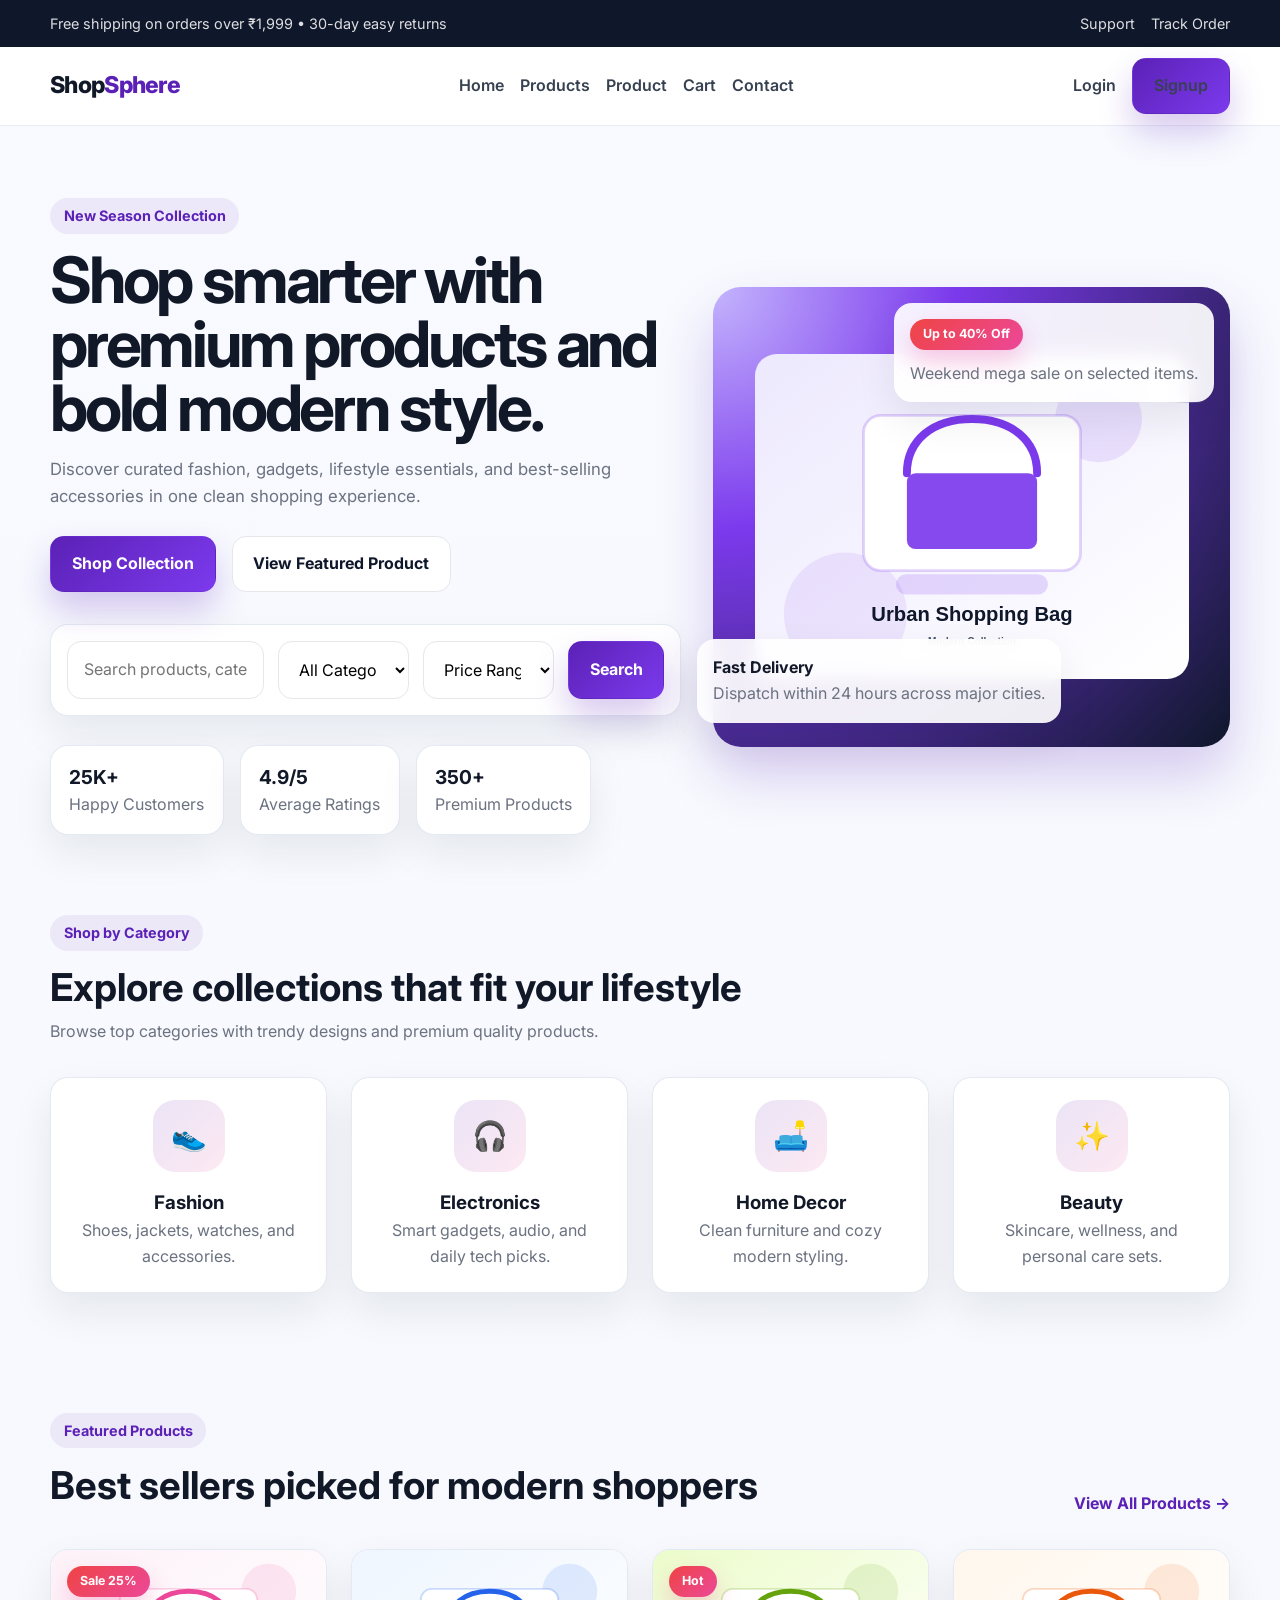
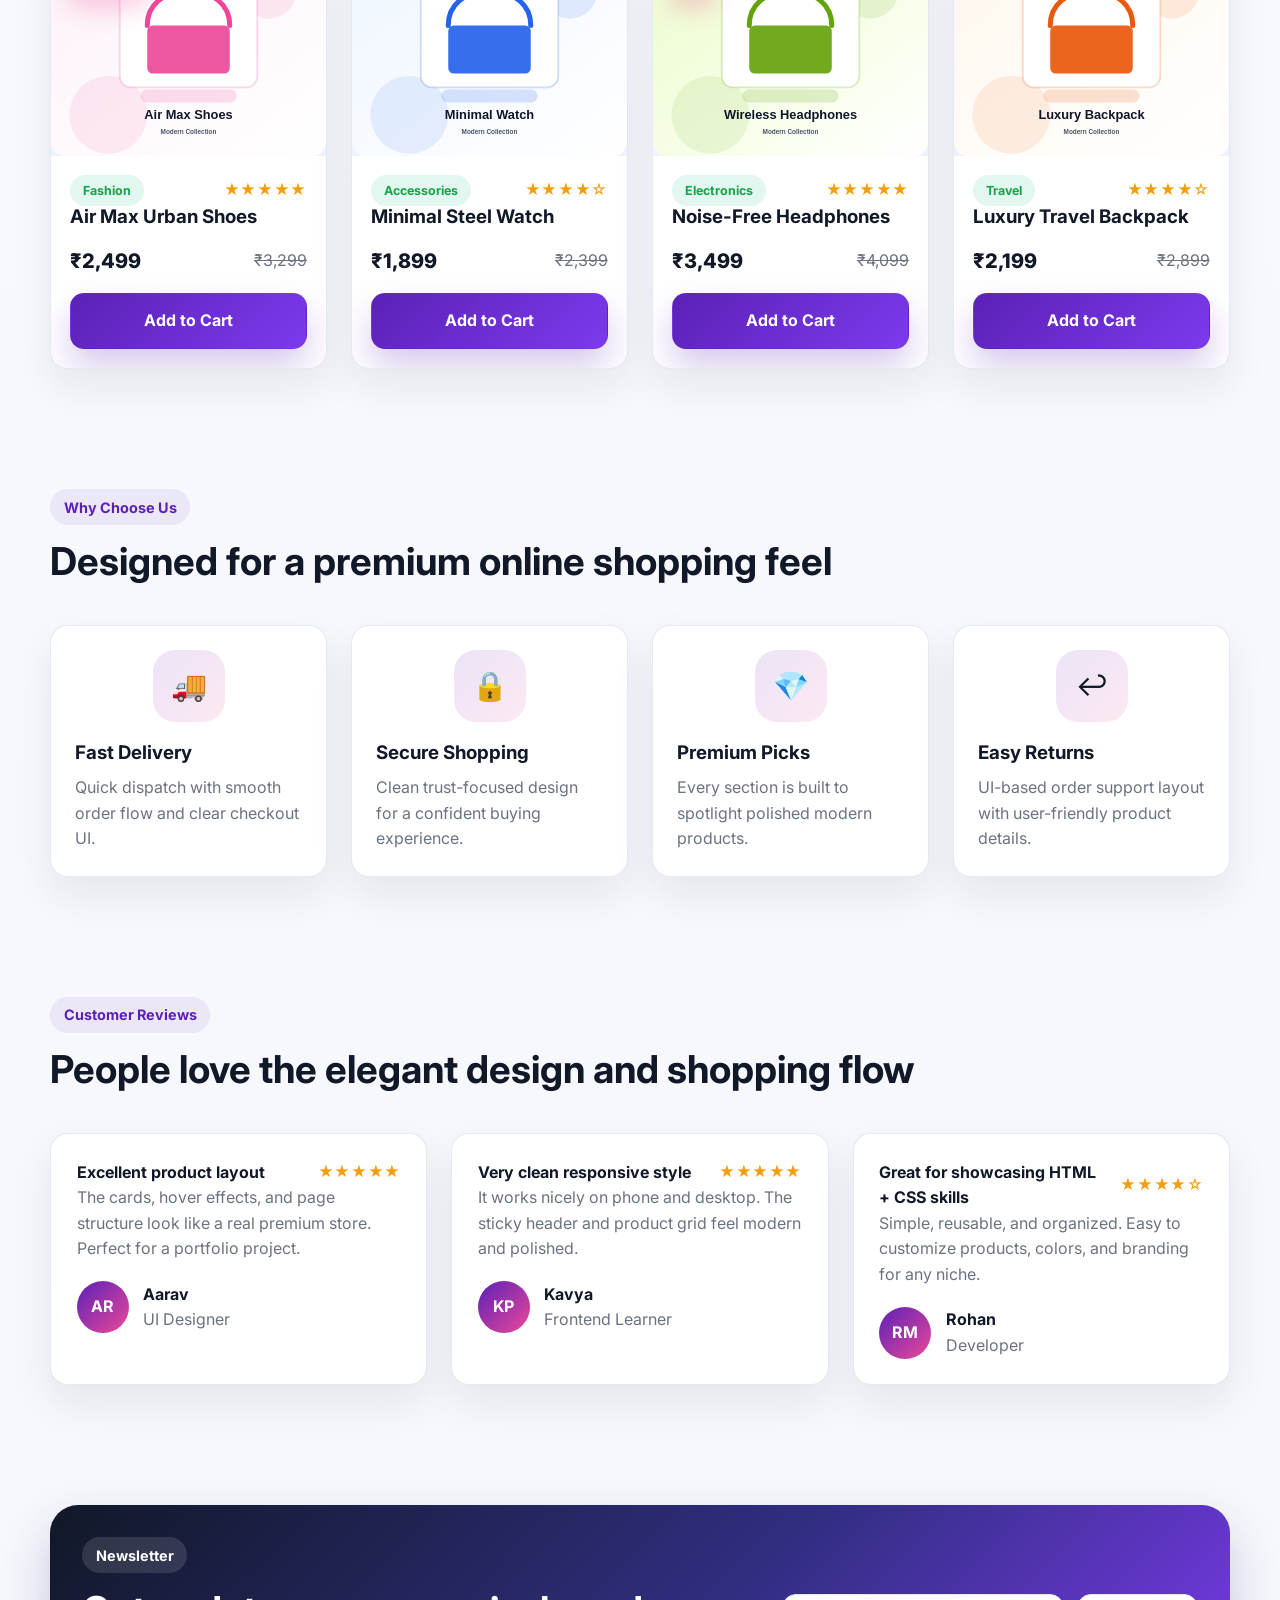
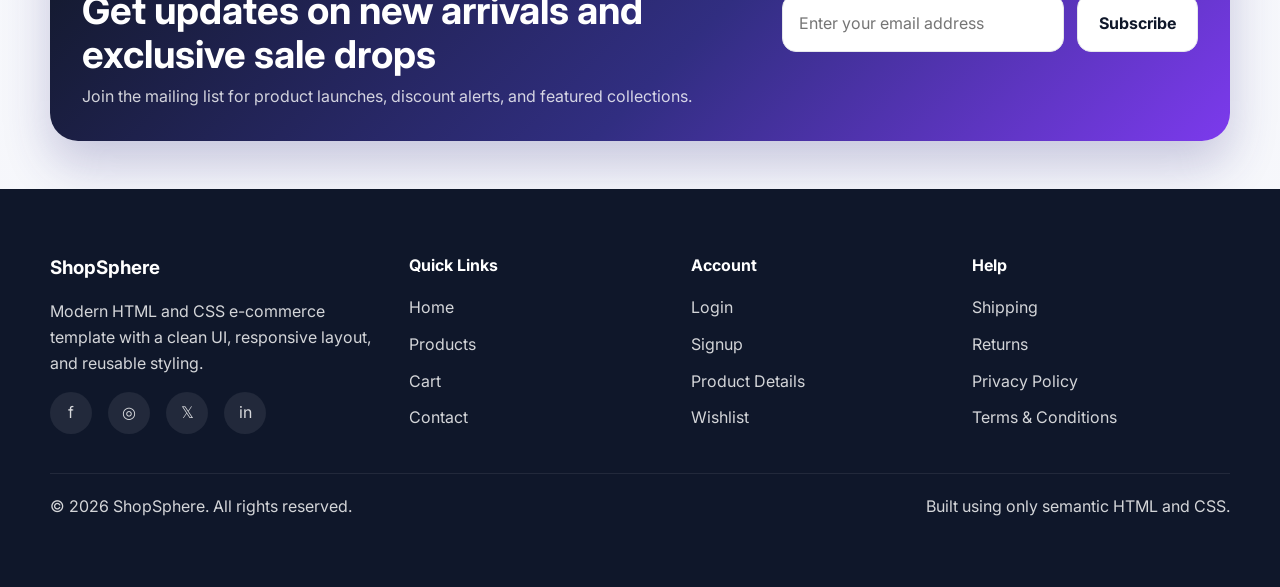
<file: Assignment_2/ecommerce-site/index.html>
<!DOCTYPE html>
<html lang="en">
<head>
  <meta charset="UTF-8" />
  <meta name="viewport" content="width=device-width, initial-scale=1.0" />
  <title>ShopSphere | Modern E-commerce Home</title>
  <link rel="stylesheet" href="styles.css" />
</head>
<body>
  <div class="topbar">
    <div class="container">
      <p>Free shipping on orders over ₹1,999 • 30-day easy returns</p>
      <div class="inline-links">
        <a href="contact.html">Support</a>
        <a href="login.html">Track Order</a>
      </div>
    </div>
  </div>

  <header class="header">
    <div class="container navbar">
      <a href="index.html" class="logo">Shop<span>Sphere</span></a>
      <nav class="nav-links">
        <a href="index.html">Home</a>
        <a href="products.html">Products</a>
        <a href="product.html">Product</a>
        <a href="cart.html">Cart</a>
        <a href="contact.html">Contact</a>
      </nav>
      <div class="nav-actions">
        <a href="login.html">Login</a>
        <a href="signup.html" class="btn">Signup</a>
      </div>
      <p class="mobile-note">Responsive menu layout without JavaScript.</p>
    </div>
  </header>

  <main>
    <section class="hero">
      <div class="container hero-grid">
        <div class="hero-content">
          <span class="eyebrow">New Season Collection</span>
          <h1>Shop smarter with premium products and bold modern style.</h1>
          <p>Discover curated fashion, gadgets, lifestyle essentials, and best-selling accessories in one clean shopping experience.</p>

          <div class="hero-actions">
            <a href="products.html" class="btn">Shop Collection</a>
            <a href="product.html" class="btn-light">View Featured Product</a>
          </div>

          <div class="card search-card">
            <form class="search-form">
              <input type="text" placeholder="Search products, categories, brands..." />
              <select>
                <option>All Categories</option>
                <option>Fashion</option>
                <option>Electronics</option>
                <option>Home Decor</option>
              </select>
              <select>
                <option>Price Range</option>
                <option>Under ₹999</option>
                <option>₹1,000 - ₹2,999</option>
                <option>₹3,000+</option>
              </select>
              <button class="btn" type="button">Search</button>
            </form>
          </div>

          <div class="hero-stats">
            <div class="card stat-card"><strong>25K+</strong><span class="muted">Happy Customers</span></div>
            <div class="card stat-card"><strong>4.9/5</strong><span class="muted">Average Ratings</span></div>
            <div class="card stat-card"><strong>350+</strong><span class="muted">Premium Products</span></div>
          </div>
        </div>

        <div class="hero-visual">
          <div class="hero-banner">
            <img src="images/hero-bag.svg" alt="Hero product banner" />
          </div>
          <div class="floating-offer">
            <span class="sale-badge" style="position: static;">Up to 40% Off</span>
            <p class="muted" style="margin-top: 0.7rem;">Weekend mega sale on selected items.</p>
          </div>
          <div class="floating-box">
            <strong>Fast Delivery</strong>
            <p class="muted">Dispatch within 24 hours across major cities.</p>
          </div>
        </div>
      </div>
    </section>

    <section class="section-sm">
      <div class="container">
        <div class="section-title-wrap">
          <div>
            <span class="eyebrow">Shop by Category</span>
            <h2 class="section-title">Explore collections that fit your lifestyle</h2>
            <p class="section-subtitle">Browse top categories with trendy designs and premium quality products.</p>
          </div>
        </div>

        <div class="categories-grid">
          <article class="card category-card">
            <div class="category-icon">👟</div>
            <h3>Fashion</h3>
            <p class="muted">Shoes, jackets, watches, and accessories.</p>
          </article>
          <article class="card category-card">
            <div class="category-icon">🎧</div>
            <h3>Electronics</h3>
            <p class="muted">Smart gadgets, audio, and daily tech picks.</p>
          </article>
          <article class="card category-card">
            <div class="category-icon">🛋️</div>
            <h3>Home Decor</h3>
            <p class="muted">Clean furniture and cozy modern styling.</p>
          </article>
          <article class="card category-card">
            <div class="category-icon">✨</div>
            <h3>Beauty</h3>
            <p class="muted">Skincare, wellness, and personal care sets.</p>
          </article>
        </div>
      </div>
    </section>

    <section class="section">
      <div class="container">
        <div class="section-title-wrap">
          <div>
            <span class="eyebrow">Featured Products</span>
            <h2 class="section-title">Best sellers picked for modern shoppers</h2>
          </div>
          <a href="products.html" class="link-arrow">View All Products →</a>
        </div>

        <div class="products-grid">
          <article class="card product-card">
            <div class="product-media">
              <span class="sale-badge">Sale 25%</span>
              <img src="images/product-1.svg" alt="Air Max shoes" />
            </div>
            <div class="product-content">
              <div class="product-topline"><span class="badge">Fashion</span><span class="rating">★★★★★</span></div>
              <h3><a href="product.html">Air Max Urban Shoes</a></h3>
              <div class="price-row"><span class="price">₹2,499</span><span class="old-price">₹3,299</span></div>
              <a href="cart.html" class="btn" style="width:100%;">Add to Cart</a>
            </div>
          </article>

          <article class="card product-card">
            <div class="product-media"><img src="images/product-2.svg" alt="Minimal watch" /></div>
            <div class="product-content">
              <div class="product-topline"><span class="badge">Accessories</span><span class="rating">★★★★☆</span></div>
              <h3><a href="product.html">Minimal Steel Watch</a></h3>
              <div class="price-row"><span class="price">₹1,899</span><span class="old-price">₹2,399</span></div>
              <a href="cart.html" class="btn" style="width:100%;">Add to Cart</a>
            </div>
          </article>

          <article class="card product-card">
            <div class="product-media"><span class="sale-badge">Hot</span><img src="images/product-3.svg" alt="Wireless headphones" /></div>
            <div class="product-content">
              <div class="product-topline"><span class="badge">Electronics</span><span class="rating">★★★★★</span></div>
              <h3><a href="product.html">Noise-Free Headphones</a></h3>
              <div class="price-row"><span class="price">₹3,499</span><span class="old-price">₹4,099</span></div>
              <a href="cart.html" class="btn" style="width:100%;">Add to Cart</a>
            </div>
          </article>

          <article class="card product-card">
            <div class="product-media"><img src="images/product-4.svg" alt="Luxury backpack" /></div>
            <div class="product-content">
              <div class="product-topline"><span class="badge">Travel</span><span class="rating">★★★★☆</span></div>
              <h3><a href="product.html">Luxury Travel Backpack</a></h3>
              <div class="price-row"><span class="price">₹2,199</span><span class="old-price">₹2,899</span></div>
              <a href="cart.html" class="btn" style="width:100%;">Add to Cart</a>
            </div>
          </article>
        </div>
      </div>
    </section>

    <section class="section-sm">
      <div class="container">
        <div class="section-title-wrap">
          <div>
            <span class="eyebrow">Why Choose Us</span>
            <h2 class="section-title">Designed for a premium online shopping feel</h2>
          </div>
        </div>
        <div class="features-grid">
          <article class="card feature-card"><div class="category-icon">🚚</div><h3>Fast Delivery</h3><p class="muted">Quick dispatch with smooth order flow and clear checkout UI.</p></article>
          <article class="card feature-card"><div class="category-icon">🔒</div><h3>Secure Shopping</h3><p class="muted">Clean trust-focused design for a confident buying experience.</p></article>
          <article class="card feature-card"><div class="category-icon">💎</div><h3>Premium Picks</h3><p class="muted">Every section is built to spotlight polished modern products.</p></article>
          <article class="card feature-card"><div class="category-icon">↩️</div><h3>Easy Returns</h3><p class="muted">UI-based order support layout with user-friendly product details.</p></article>
        </div>
      </div>
    </section>

    <section class="section">
      <div class="container">
        <div class="section-title-wrap">
          <div>
            <span class="eyebrow">Customer Reviews</span>
            <h2 class="section-title">People love the elegant design and shopping flow</h2>
          </div>
        </div>
        <div class="reviews-grid" style="grid-template-columns: repeat(3, 1fr);">
          <article class="card review-card">
            <div class="review-top"><strong>Excellent product layout</strong><span class="rating">★★★★★</span></div>
            <p class="muted">The cards, hover effects, and page structure look like a real premium store. Perfect for a portfolio project.</p>
            <div class="review-author"><div class="avatar">AR</div><div><strong>Aarav</strong><p class="muted">UI Designer</p></div></div>
          </article>
          <article class="card review-card">
            <div class="review-top"><strong>Very clean responsive style</strong><span class="rating">★★★★★</span></div>
            <p class="muted">It works nicely on phone and desktop. The sticky header and product grid feel modern and polished.</p>
            <div class="review-author"><div class="avatar">KP</div><div><strong>Kavya</strong><p class="muted">Frontend Learner</p></div></div>
          </article>
          <article class="card review-card">
            <div class="review-top"><strong>Great for showcasing HTML + CSS skills</strong><span class="rating">★★★★☆</span></div>
            <p class="muted">Simple, reusable, and organized. Easy to customize products, colors, and branding for any niche.</p>
            <div class="review-author"><div class="avatar">RM</div><div><strong>Rohan</strong><p class="muted">Developer</p></div></div>
          </article>
        </div>
      </div>
    </section>

    <section class="section-sm">
      <div class="container newsletter">
        <div class="newsletter-wrap">
          <div>
            <span class="eyebrow" style="background: rgba(255,255,255,0.12); color: #fff;">Newsletter</span>
            <h2 class="section-title" style="margin-bottom: 0.5rem;">Get updates on new arrivals and exclusive sale drops</h2>
            <p style="color: rgba(255,255,255,0.8);">Join the mailing list for product launches, discount alerts, and featured collections.</p>
          </div>
          <form class="newsletter-form">
            <input type="email" placeholder="Enter your email address" />
            <button type="button" class="btn-light">Subscribe</button>
          </form>
        </div>
      </div>
    </section>
  </main>

  <footer class="footer section-sm">
    <div class="container footer-grid">
      <div>
        <h3>ShopSphere</h3>
        <p>Modern HTML and CSS e-commerce template with a clean UI, responsive layout, and reusable styling.</p>
        <div class="social-links" style="margin-top: 1rem;">
          <a href="#" aria-label="Facebook">f</a>
          <a href="#" aria-label="Instagram">◎</a>
          <a href="#" aria-label="Twitter">𝕏</a>
          <a href="#" aria-label="LinkedIn">in</a>
        </div>
      </div>
      <div>
        <h4>Quick Links</h4>
        <div class="footer-links">
          <a href="index.html">Home</a>
          <a href="products.html">Products</a>
          <a href="cart.html">Cart</a>
          <a href="contact.html">Contact</a>
        </div>
      </div>
      <div>
        <h4>Account</h4>
        <div class="footer-links">
          <a href="login.html">Login</a>
          <a href="signup.html">Signup</a>
          <a href="product.html">Product Details</a>
          <a href="#">Wishlist</a>
        </div>
      </div>
      <div>
        <h4>Help</h4>
        <div class="footer-links">
          <a href="#">Shipping</a>
          <a href="#">Returns</a>
          <a href="#">Privacy Policy</a>
          <a href="#">Terms & Conditions</a>
        </div>
      </div>
    </div>
    <div class="container footer-bottom">
      <p>© 2026 ShopSphere. All rights reserved.</p>
      <p>Built using only semantic HTML and CSS.</p>
    </div>
  </footer>
</body>
</html>
</file>
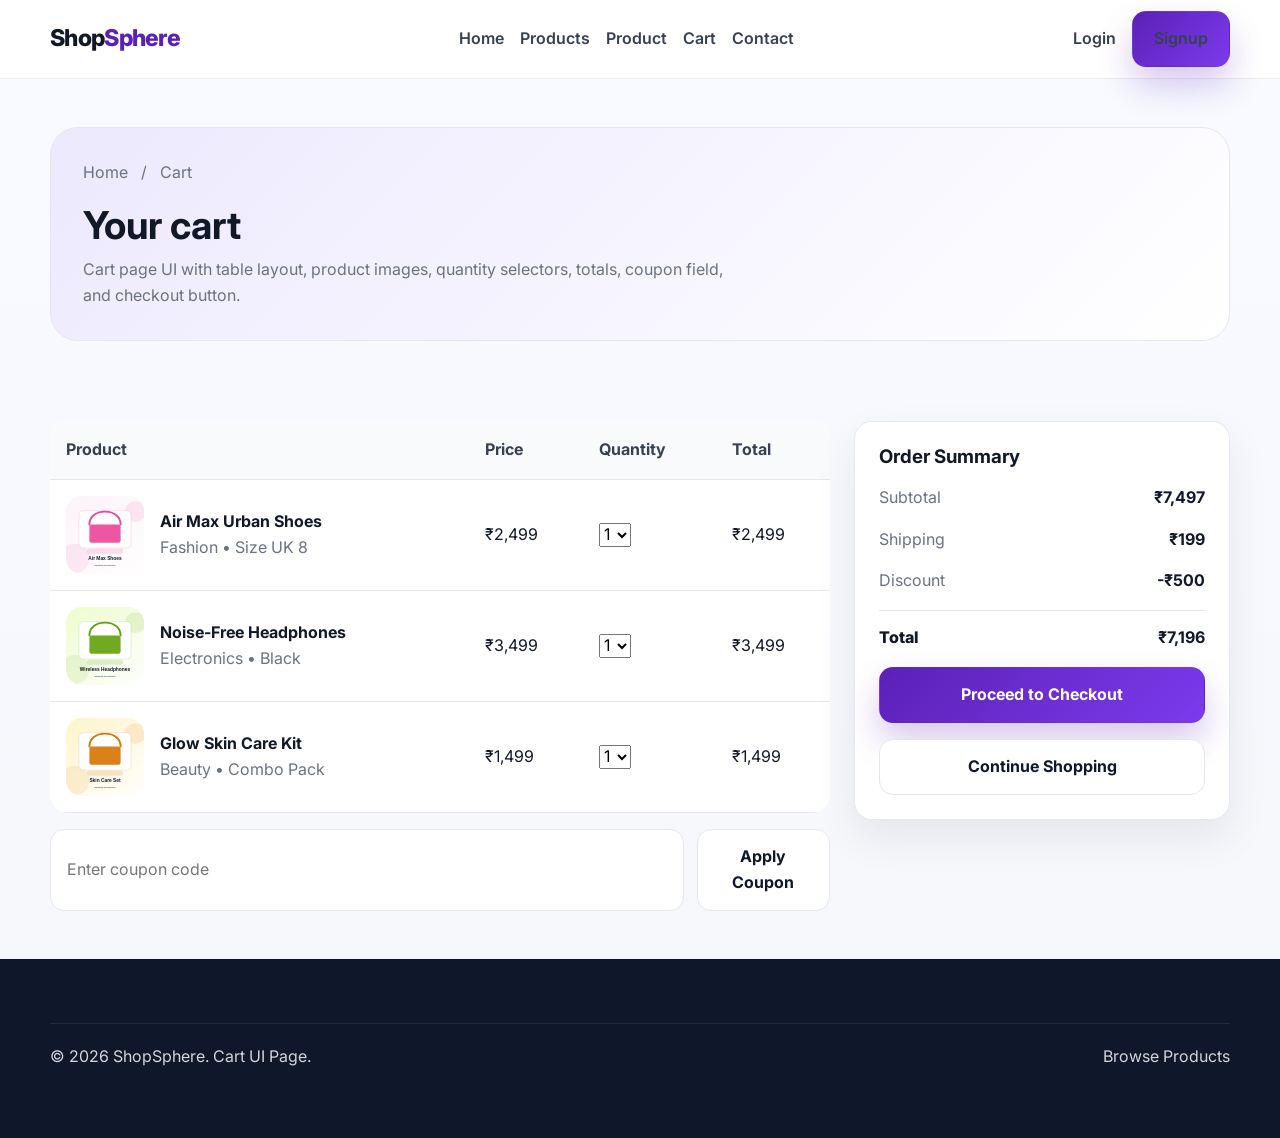
<file: Assignment_2/ecommerce-site/cart.html>
<!DOCTYPE html>
<html lang="en">
<head>
  <meta charset="UTF-8" />
  <meta name="viewport" content="width=device-width, initial-scale=1.0" />
  <title>ShopSphere | Cart</title>
  <link rel="stylesheet" href="styles.css" />
</head>
<body>
  <header class="header">
    <div class="container navbar">
      <a href="index.html" class="logo">Shop<span>Sphere</span></a>
      <nav class="nav-links">
        <a href="index.html">Home</a>
        <a href="products.html">Products</a>
        <a href="product.html">Product</a>
        <a href="cart.html">Cart</a>
        <a href="contact.html">Contact</a>
      </nav>
      <div class="nav-actions">
        <a href="login.html">Login</a>
        <a href="signup.html" class="btn">Signup</a>
      </div>
    </div>
  </header>

  <main>
    <section class="page-hero">
      <div class="container page-hero-box">
        <div class="breadcrumb"><a href="index.html">Home</a><span>/</span><span>Cart</span></div>
        <h1 class="section-title">Your cart</h1>
        <p class="section-subtitle">Cart page UI with table layout, product images, quantity selectors, totals, coupon field, and checkout button.</p>
      </div>
    </section>

    <section class="section-sm">
      <div class="container cart-layout">
        <div class="cart-table-wrap">
          <table class="cart-table">
            <thead>
              <tr>
                <th>Product</th>
                <th>Price</th>
                <th>Quantity</th>
                <th>Total</th>
              </tr>
            </thead>
            <tbody>
              <tr>
                <td>
                  <div class="cart-product">
                    <img src="images/product-1.svg" alt="Air Max Urban Shoes" />
                    <div>
                      <strong>Air Max Urban Shoes</strong>
                      <p class="muted">Fashion • Size UK 8</p>
                    </div>
                  </div>
                </td>
                <td>₹2,499</td>
                <td><select><option>1</option><option>2</option><option>3</option></select></td>
                <td>₹2,499</td>
              </tr>
              <tr>
                <td>
                  <div class="cart-product">
                    <img src="images/product-3.svg" alt="Noise-Free Headphones" />
                    <div>
                      <strong>Noise-Free Headphones</strong>
                      <p class="muted">Electronics • Black</p>
                    </div>
                  </div>
                </td>
                <td>₹3,499</td>
                <td><select><option>1</option><option>2</option><option>3</option></select></td>
                <td>₹3,499</td>
              </tr>
              <tr>
                <td>
                  <div class="cart-product">
                    <img src="images/product-7.svg" alt="Glow Skin Care Kit" />
                    <div>
                      <strong>Glow Skin Care Kit</strong>
                      <p class="muted">Beauty • Combo Pack</p>
                    </div>
                  </div>
                </td>
                <td>₹1,499</td>
                <td><select><option>1</option><option>2</option><option>3</option></select></td>
                <td>₹1,499</td>
              </tr>
            </tbody>
          </table>

          <div class="coupon-box">
            <input type="text" placeholder="Enter coupon code" />
            <button class="btn-light" type="button">Apply Coupon</button>
          </div>
        </div>

        <aside class="card cart-summary">
          <h3>Order Summary</h3>
          <div class="cart-summary-box">
            <div class="cart-summary-row"><span class="muted">Subtotal</span><strong>₹7,497</strong></div>
            <div class="cart-summary-row"><span class="muted">Shipping</span><strong>₹199</strong></div>
            <div class="cart-summary-row"><span class="muted">Discount</span><strong>-₹500</strong></div>
            <div class="cart-summary-row total"><span>Total</span><strong>₹7,196</strong></div>
            <a href="#" class="btn" style="width:100%;">Proceed to Checkout</a>
            <a href="products.html" class="btn-light" style="width:100%;">Continue Shopping</a>
          </div>
        </aside>
      </div>
    </section>
  </main>

  <footer class="footer section-sm">
    <div class="container footer-bottom">
      <p>© 2026 ShopSphere. Cart UI Page.</p>
      <a href="products.html">Browse Products</a>
    </div>
  </footer>
</body>
</html>
</file>
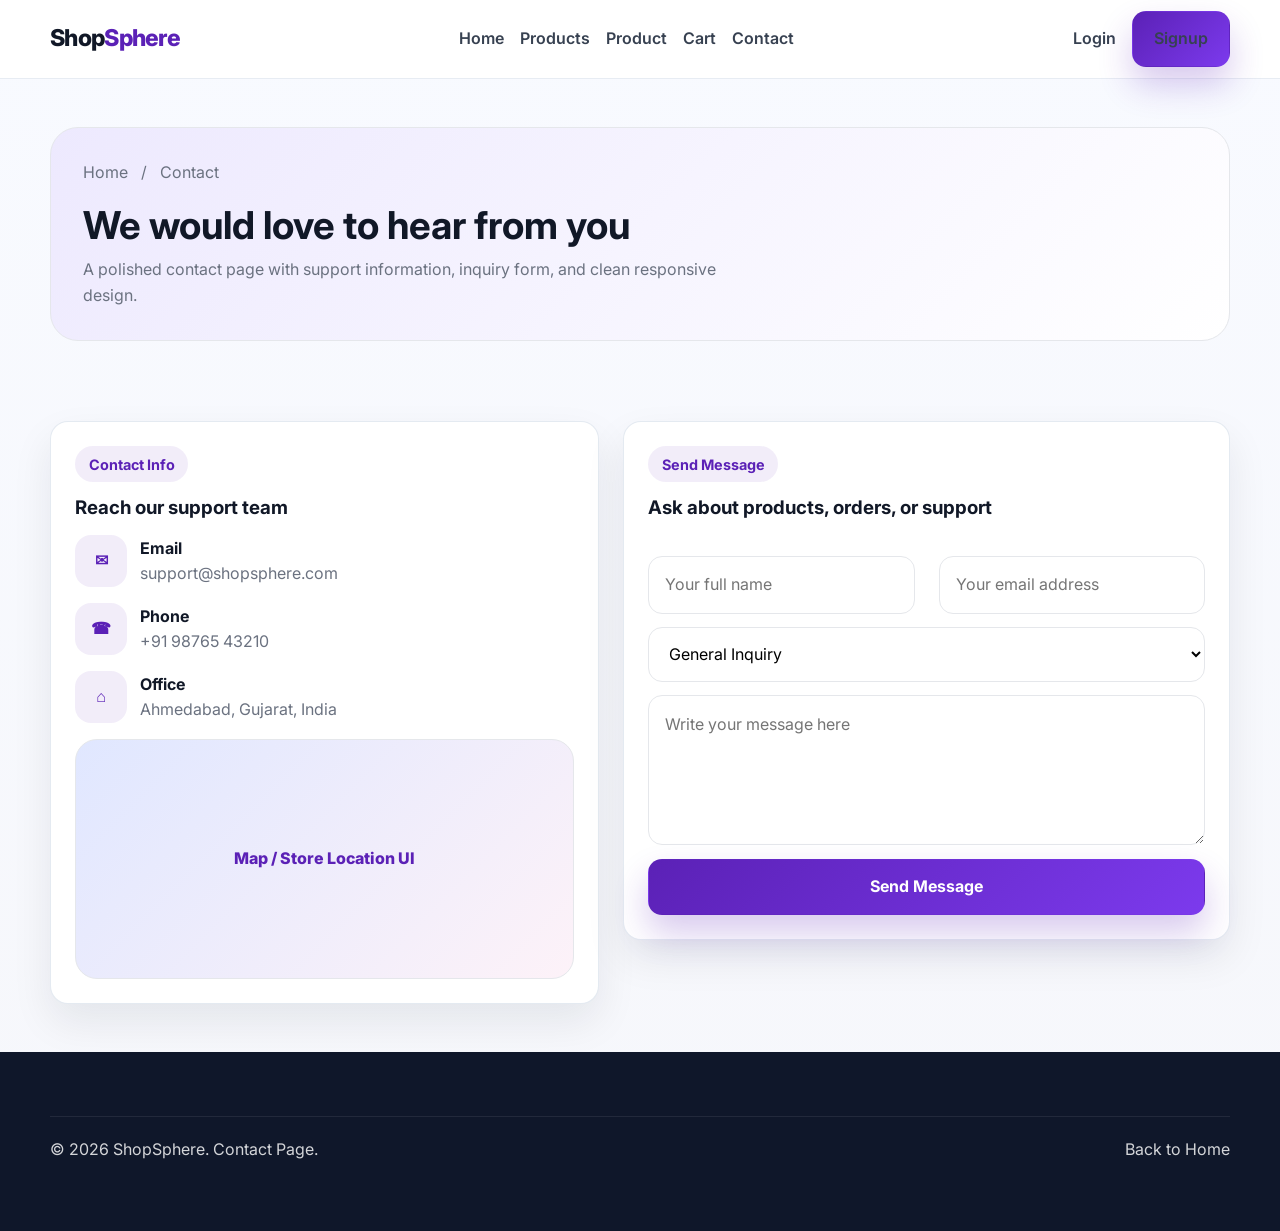
<file: Assignment_2/ecommerce-site/contact.html>
<!DOCTYPE html>
<html lang="en">
<head>
  <meta charset="UTF-8" />
  <meta name="viewport" content="width=device-width, initial-scale=1.0" />
  <title>ShopSphere | Contact</title>
  <link rel="stylesheet" href="styles.css" />
</head>
<body>
  <header class="header">
    <div class="container navbar">
      <a href="index.html" class="logo">Shop<span>Sphere</span></a>
      <nav class="nav-links">
        <a href="index.html">Home</a>
        <a href="products.html">Products</a>
        <a href="product.html">Product</a>
        <a href="cart.html">Cart</a>
        <a href="contact.html">Contact</a>
      </nav>
      <div class="nav-actions">
        <a href="login.html">Login</a>
        <a href="signup.html" class="btn">Signup</a>
      </div>
    </div>
  </header>

  <main>
    <section class="page-hero">
      <div class="container page-hero-box">
        <div class="breadcrumb"><a href="index.html">Home</a><span>/</span><span>Contact</span></div>
        <h1 class="section-title">We would love to hear from you</h1>
        <p class="section-subtitle">A polished contact page with support information, inquiry form, and clean responsive design.</p>
      </div>
    </section>

    <section class="section-sm">
      <div class="container contact-grid">
        <aside class="card contact-card">
          <div>
            <span class="eyebrow">Contact Info</span>
            <h3>Reach our support team</h3>
          </div>
          <div class="contact-item">
            <div class="contact-icon">✉</div>
            <div><strong>Email</strong><p class="muted">support@shopsphere.com</p></div>
          </div>
          <div class="contact-item">
            <div class="contact-icon">☎</div>
            <div><strong>Phone</strong><p class="muted">+91 98765 43210</p></div>
          </div>
          <div class="contact-item">
            <div class="contact-icon">⌂</div>
            <div><strong>Office</strong><p class="muted">Ahmedabad, Gujarat, India</p></div>
          </div>
          <div class="map-box">Map / Store Location UI</div>
        </aside>

        <section class="card contact-card">
          <div>
            <span class="eyebrow">Send Message</span>
            <h3>Ask about products, orders, or support</h3>
          </div>
          <form class="contact-form">
            <div class="mini-grid" style="grid-template-columns: 1fr 1fr;">
              <input type="text" placeholder="Your full name" />
              <input type="email" placeholder="Your email address" />
            </div>
            <select>
              <option>General Inquiry</option>
              <option>Order Support</option>
              <option>Returns</option>
              <option>Partnership</option>
            </select>
            <textarea placeholder="Write your message here"></textarea>
            <button class="btn" type="button">Send Message</button>
          </form>
        </section>
      </div>
    </section>
  </main>

  <footer class="footer section-sm">
    <div class="container footer-bottom">
      <p>© 2026 ShopSphere. Contact Page.</p>
      <a href="index.html">Back to Home</a>
    </div>
  </footer>
</body>
</html>
</file>
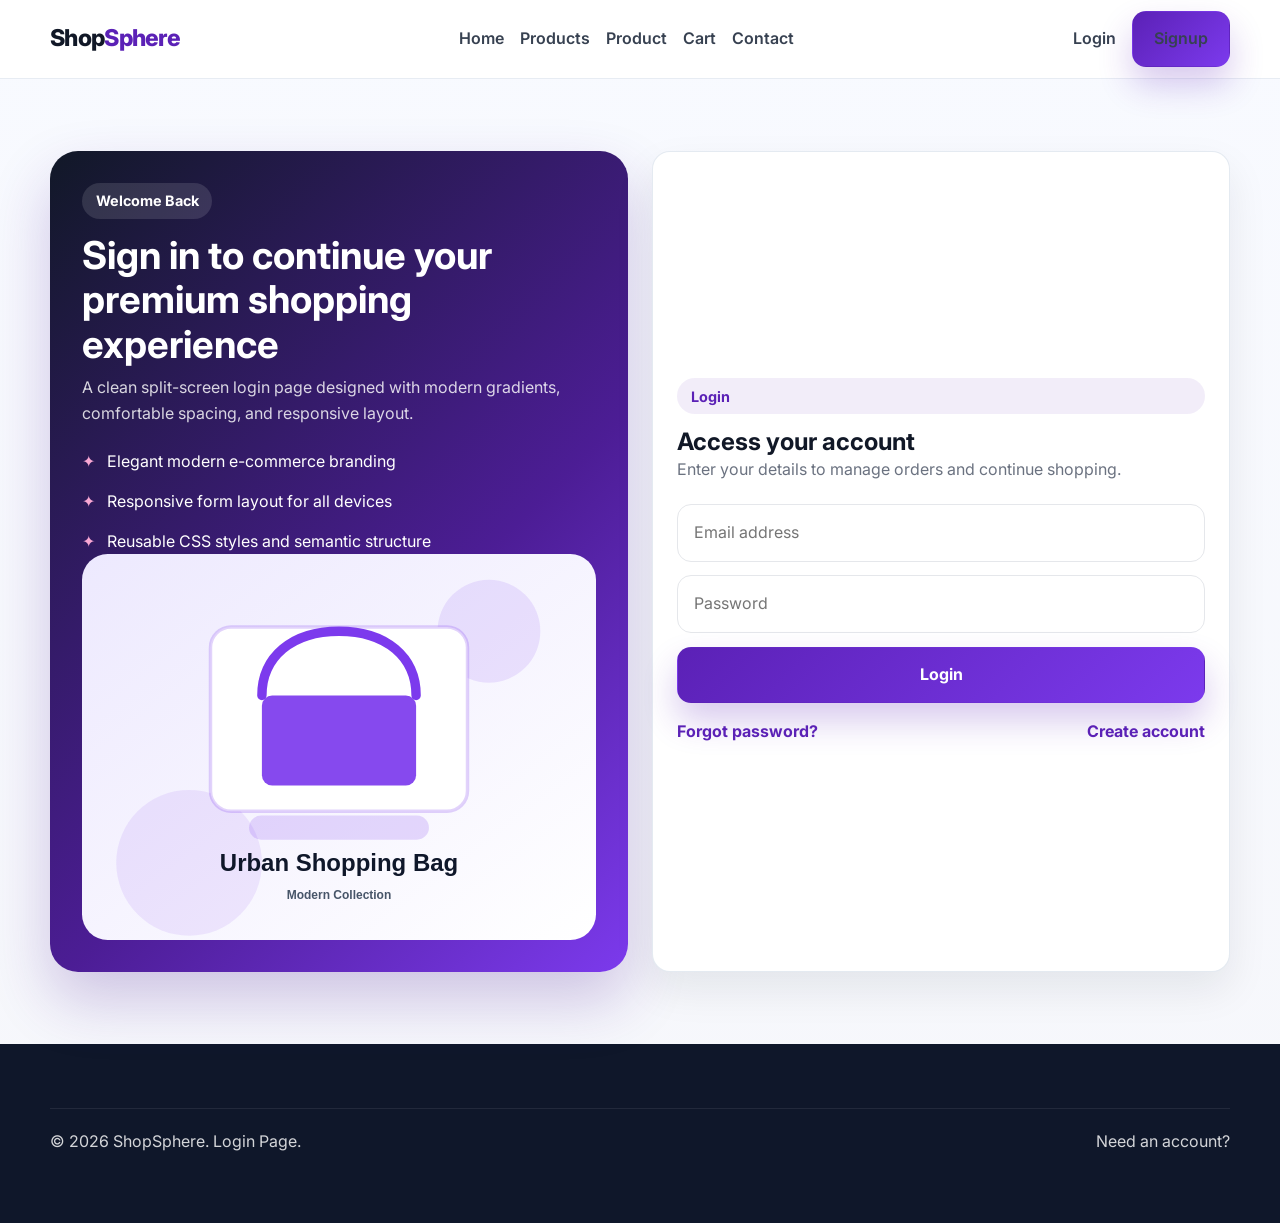
<file: Assignment_2/ecommerce-site/login.html>
<!DOCTYPE html>
<html lang="en">
<head>
  <meta charset="UTF-8" />
  <meta name="viewport" content="width=device-width, initial-scale=1.0" />
  <title>ShopSphere | Login</title>
  <link rel="stylesheet" href="styles.css" />
</head>
<body>
  <header class="header">
    <div class="container navbar">
      <a href="index.html" class="logo">Shop<span>Sphere</span></a>
      <nav class="nav-links">
        <a href="index.html">Home</a>
        <a href="products.html">Products</a>
        <a href="product.html">Product</a>
        <a href="cart.html">Cart</a>
        <a href="contact.html">Contact</a>
      </nav>
      <div class="nav-actions">
        <a href="login.html">Login</a>
        <a href="signup.html" class="btn">Signup</a>
      </div>
    </div>
  </header>

  <main class="section">
    <div class="container auth-grid">
      <section class="auth-showcase">
        <div>
          <span class="eyebrow" style="background: rgba(255,255,255,0.12); color: #fff;">Welcome Back</span>
          <h1 class="section-title">Sign in to continue your premium shopping experience</h1>
          <p style="color: rgba(255,255,255,0.82);">A clean split-screen login page designed with modern gradients, comfortable spacing, and responsive layout.</p>
          <ul>
            <li>Elegant modern e-commerce branding</li>
            <li>Responsive form layout for all devices</li>
            <li>Reusable CSS styles and semantic structure</li>
          </ul>
        </div>
        <img src="images/hero-bag.svg" alt="Login showcase illustration" />
      </section>

      <section class="card auth-card">
        <span class="eyebrow">Login</span>
        <h1>Access your account</h1>
        <p class="muted">Enter your details to manage orders and continue shopping.</p>
        <form class="auth-form">
          <input type="email" placeholder="Email address" />
          <input type="password" placeholder="Password" />
          <button class="btn" type="button">Login</button>
        </form>
        <div class="auth-links">
          <a href="#" class="link-arrow">Forgot password?</a>
          <a href="signup.html" class="link-arrow">Create account</a>
        </div>
      </section>
    </div>
  </main>

  <footer class="footer section-sm">
    <div class="container footer-bottom">
      <p>© 2026 ShopSphere. Login Page.</p>
      <a href="signup.html">Need an account?</a>
    </div>
  </footer>
</body>
</html>
</file>
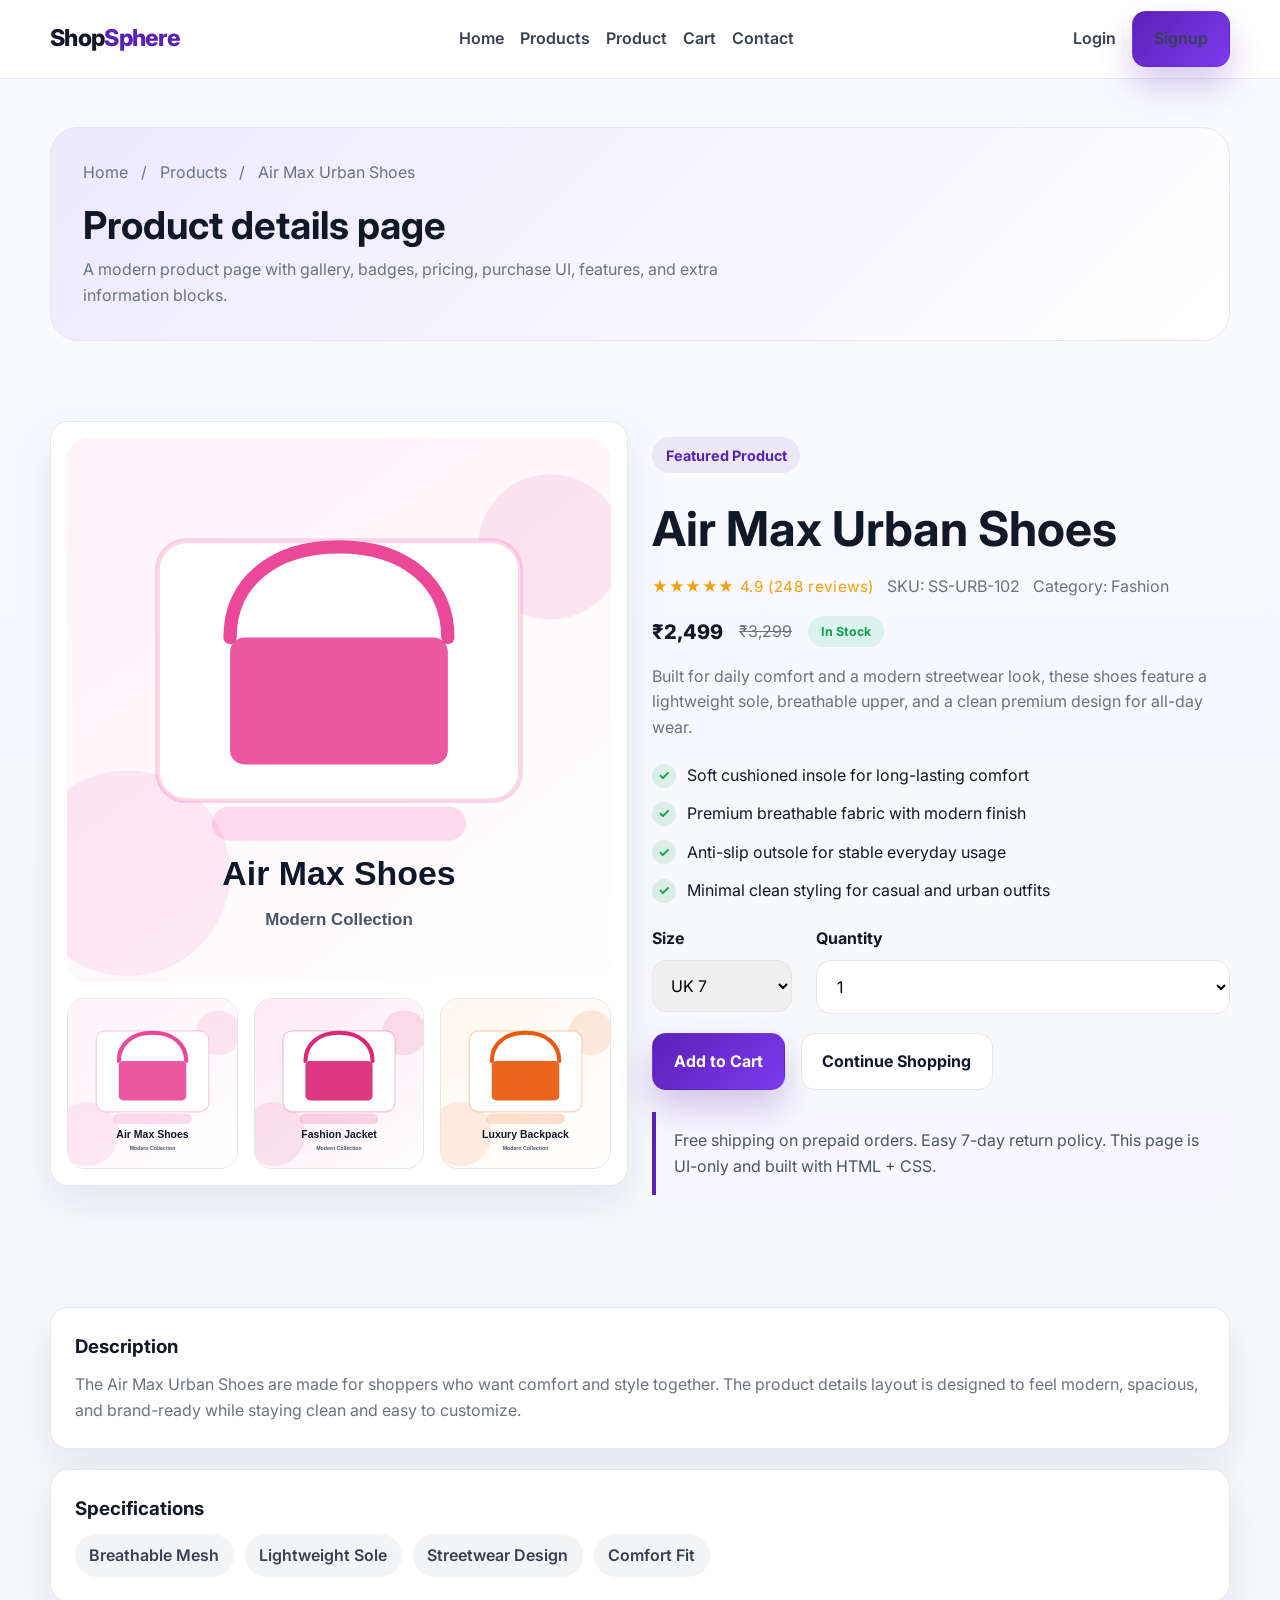
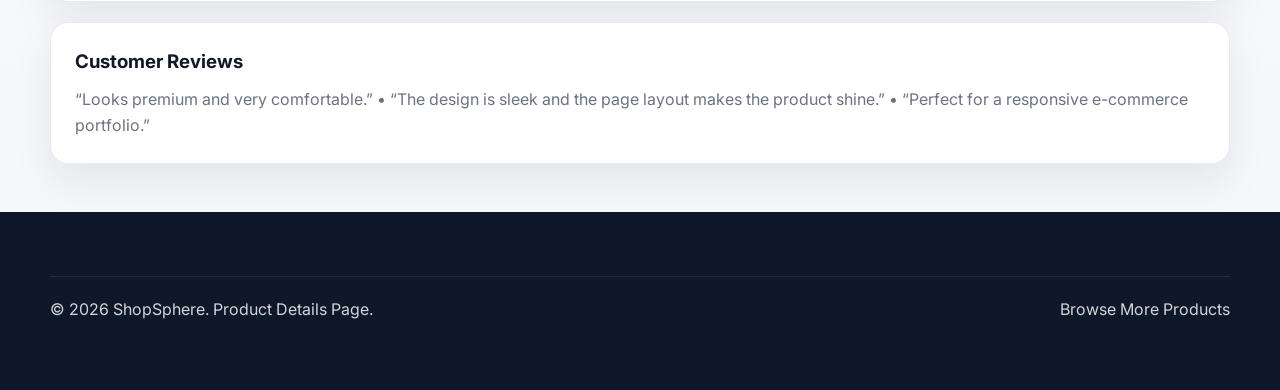
<file: Assignment_2/ecommerce-site/product.html>
<!DOCTYPE html>
<html lang="en">
<head>
  <meta charset="UTF-8" />
  <meta name="viewport" content="width=device-width, initial-scale=1.0" />
  <title>ShopSphere | Product Details</title>
  <link rel="stylesheet" href="styles.css" />
</head>
<body>
  <header class="header">
    <div class="container navbar">
      <a href="index.html" class="logo">Shop<span>Sphere</span></a>
      <nav class="nav-links">
        <a href="index.html">Home</a>
        <a href="products.html">Products</a>
        <a href="product.html">Product</a>
        <a href="cart.html">Cart</a>
        <a href="contact.html">Contact</a>
      </nav>
      <div class="nav-actions">
        <a href="login.html">Login</a>
        <a href="signup.html" class="btn">Signup</a>
      </div>
    </div>
  </header>

  <main>
    <section class="page-hero">
      <div class="container page-hero-box">
        <div class="breadcrumb"><a href="index.html">Home</a><span>/</span><a href="products.html">Products</a><span>/</span><span>Air Max Urban Shoes</span></div>
        <h1 class="section-title">Product details page</h1>
        <p class="section-subtitle">A modern product page with gallery, badges, pricing, purchase UI, features, and extra information blocks.</p>
      </div>
    </section>

    <section class="section-sm">
      <div class="container detail-layout">
        <div class="card product-gallery">
          <div class="gallery-main">
            <img src="images/product-1.svg" alt="Air Max Urban Shoes main preview" />
          </div>
          <div class="gallery-thumbs">
            <img src="images/product-1.svg" alt="Product thumbnail 1" />
            <img src="images/product-8.svg" alt="Product thumbnail 2" />
            <img src="images/product-4.svg" alt="Product thumbnail 3" />
          </div>
        </div>

        <div class="product-info">
          <span class="eyebrow">Featured Product</span>
          <h1>Air Max Urban Shoes</h1>
          <div class="detail-meta">
            <span class="rating">★★★★★ 4.9 (248 reviews)</span>
            <span>SKU: SS-URB-102</span>
            <span>Category: Fashion</span>
          </div>
          <div class="price-row" style="justify-content: flex-start; gap: 1rem;">
            <span class="price">₹2,499</span>
            <span class="old-price">₹3,299</span>
            <span class="badge">In Stock</span>
          </div>
          <p class="muted">Built for daily comfort and a modern streetwear look, these shoes feature a lightweight sole, breathable upper, and a clean premium design for all-day wear.</p>

          <ul class="feature-list">
            <li>Soft cushioned insole for long-lasting comfort</li>
            <li>Premium breathable fabric with modern finish</li>
            <li>Anti-slip outsole for stable everyday usage</li>
            <li>Minimal clean styling for casual and urban outfits</li>
          </ul>

          <div class="mini-grid" style="grid-template-columns: 140px 1fr; margin-bottom: 1.2rem;">
            <div>
              <label for="size"><strong>Size</strong></label>
              <select id="size" style="margin-top: 0.5rem; width: 100%; padding: 0.9rem; border-radius: 14px; border: 1px solid var(--line);">
                <option>UK 7</option>
                <option>UK 8</option>
                <option>UK 9</option>
                <option>UK 10</option>
              </select>
            </div>
            <div>
              <label for="qty"><strong>Quantity</strong></label>
              <div class="qty-box" style="margin-top: 0.5rem;">
                <select id="qty">
                  <option>1</option>
                  <option>2</option>
                  <option>3</option>
                </select>
              </div>
            </div>
          </div>

          <div class="hero-actions">
            <a href="cart.html" class="btn">Add to Cart</a>
            <a href="products.html" class="btn-light">Continue Shopping</a>
          </div>

          <div class="note-box" style="margin-top: 1.4rem;">Free shipping on prepaid orders. Easy 7-day return policy. This page is UI-only and built with HTML + CSS.</div>
        </div>
      </div>
    </section>

    <section class="section-sm">
      <div class="container info-tabs">
        <article class="card info-card">
          <h3>Description</h3>
          <p class="muted">The Air Max Urban Shoes are made for shoppers who want comfort and style together. The product details layout is designed to feel modern, spacious, and brand-ready while staying clean and easy to customize.</p>
        </article>
        <article class="card info-card">
          <h3>Specifications</h3>
          <div class="pill-list">
            <span class="pill">Breathable Mesh</span>
            <span class="pill">Lightweight Sole</span>
            <span class="pill">Streetwear Design</span>
            <span class="pill">Comfort Fit</span>
          </div>
        </article>
        <article class="card info-card">
          <h3>Customer Reviews</h3>
          <p class="muted">“Looks premium and very comfortable.” • “The design is sleek and the page layout makes the product shine.” • “Perfect for a responsive e-commerce portfolio.”</p>
        </article>
      </div>
    </section>
  </main>

  <footer class="footer section-sm">
    <div class="container footer-bottom">
      <p>© 2026 ShopSphere. Product Details Page.</p>
      <a href="products.html">Browse More Products</a>
    </div>
  </footer>
</body>
</html>
</file>
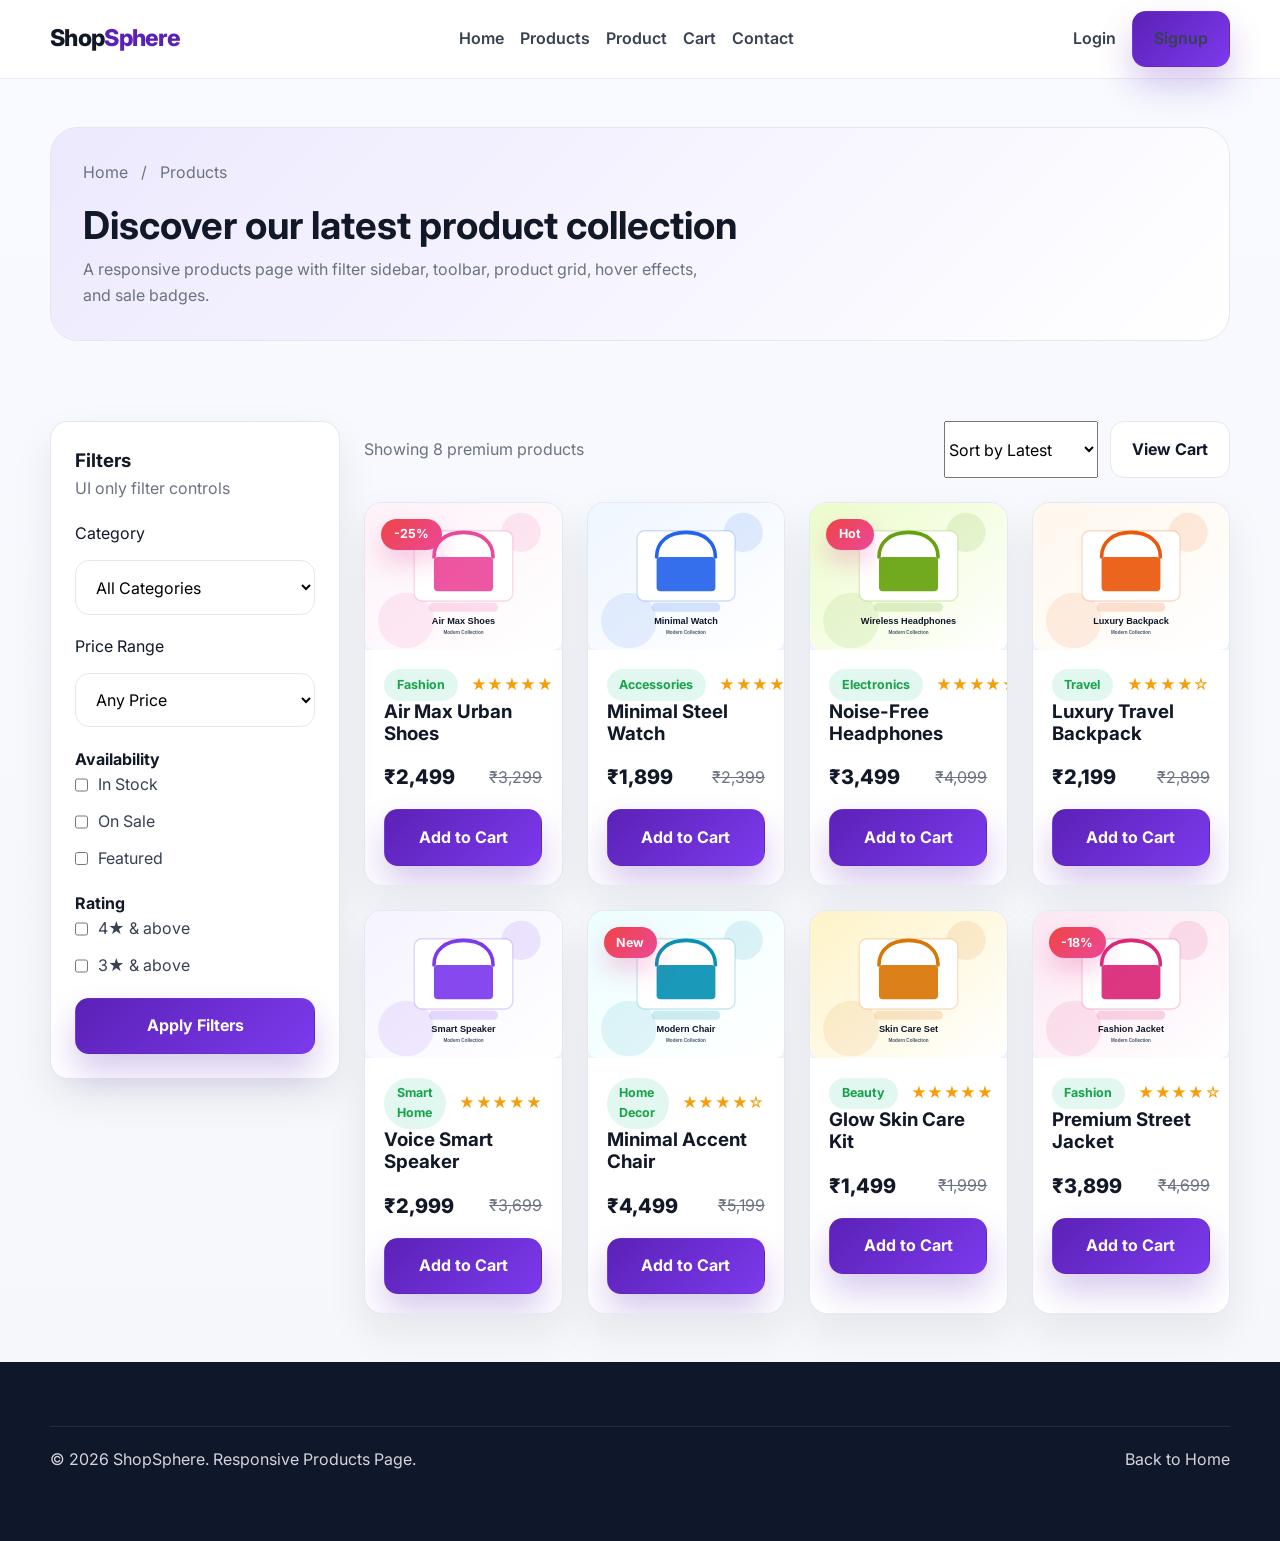
<file: Assignment_2/ecommerce-site/products.html>
<!DOCTYPE html>
<html lang="en">
<head>
  <meta charset="UTF-8" />
  <meta name="viewport" content="width=device-width, initial-scale=1.0" />
  <title>ShopSphere | Products</title>
  <link rel="stylesheet" href="styles.css" />
</head>
<body>
  <header class="header">
    <div class="container navbar">
      <a href="index.html" class="logo">Shop<span>Sphere</span></a>
      <nav class="nav-links">
        <a href="index.html">Home</a>
        <a href="products.html">Products</a>
        <a href="product.html">Product</a>
        <a href="cart.html">Cart</a>
        <a href="contact.html">Contact</a>
      </nav>
      <div class="nav-actions">
        <a href="login.html">Login</a>
        <a href="signup.html" class="btn">Signup</a>
      </div>
    </div>
  </header>

  <main>
    <section class="page-hero">
      <div class="container page-hero-box">
        <div class="breadcrumb"><a href="index.html">Home</a><span>/</span><span>Products</span></div>
        <h1 class="section-title">Discover our latest product collection</h1>
        <p class="section-subtitle">A responsive products page with filter sidebar, toolbar, product grid, hover effects, and sale badges.</p>
      </div>
    </section>

    <section class="section-sm">
      <div class="container products-layout">
        <aside class="card filter-sidebar">
          <div class="filter-box">
            <div>
              <h3>Filters</h3>
              <p class="muted">UI only filter controls</p>
            </div>
            <div class="filter-group">
              <label for="category">Category</label>
              <select id="category">
                <option>All Categories</option>
                <option>Fashion</option>
                <option>Electronics</option>
                <option>Home Decor</option>
                <option>Beauty</option>
              </select>
            </div>
            <div class="filter-group">
              <label for="price">Price Range</label>
              <select id="price">
                <option>Any Price</option>
                <option>Under ₹999</option>
                <option>₹1,000 - ₹2,999</option>
                <option>₹3,000 - ₹5,999</option>
              </select>
            </div>
            <div>
              <h4>Availability</h4>
              <div class="checkbox-list">
                <label><input type="checkbox" /> In Stock</label>
                <label><input type="checkbox" /> On Sale</label>
                <label><input type="checkbox" /> Featured</label>
              </div>
            </div>
            <div>
              <h4>Rating</h4>
              <div class="checkbox-list">
                <label><input type="checkbox" /> 4★ & above</label>
                <label><input type="checkbox" /> 3★ & above</label>
              </div>
            </div>
            <button class="btn" type="button">Apply Filters</button>
          </div>
        </aside>

        <div>
          <div class="toolbar">
            <p class="muted">Showing 8 premium products</p>
            <div class="toolbar-actions">
              <select>
                <option>Sort by Latest</option>
                <option>Price Low to High</option>
                <option>Price High to Low</option>
                <option>Best Rating</option>
              </select>
              <a href="cart.html" class="btn-light">View Cart</a>
            </div>
          </div>

          <div class="products-grid">
            <article class="card product-card"><div class="product-media"><span class="sale-badge">-25%</span><img src="images/product-1.svg" alt="Product 1" /></div><div class="product-content"><div class="product-topline"><span class="badge">Fashion</span><span class="rating">★★★★★</span></div><h3><a href="product.html">Air Max Urban Shoes</a></h3><div class="price-row"><span class="price">₹2,499</span><span class="old-price">₹3,299</span></div><a href="cart.html" class="btn" style="width:100%;">Add to Cart</a></div></article>
            <article class="card product-card"><div class="product-media"><img src="images/product-2.svg" alt="Product 2" /></div><div class="product-content"><div class="product-topline"><span class="badge">Accessories</span><span class="rating">★★★★☆</span></div><h3><a href="product.html">Minimal Steel Watch</a></h3><div class="price-row"><span class="price">₹1,899</span><span class="old-price">₹2,399</span></div><a href="cart.html" class="btn" style="width:100%;">Add to Cart</a></div></article>
            <article class="card product-card"><div class="product-media"><span class="sale-badge">Hot</span><img src="images/product-3.svg" alt="Product 3" /></div><div class="product-content"><div class="product-topline"><span class="badge">Electronics</span><span class="rating">★★★★★</span></div><h3><a href="product.html">Noise-Free Headphones</a></h3><div class="price-row"><span class="price">₹3,499</span><span class="old-price">₹4,099</span></div><a href="cart.html" class="btn" style="width:100%;">Add to Cart</a></div></article>
            <article class="card product-card"><div class="product-media"><img src="images/product-4.svg" alt="Product 4" /></div><div class="product-content"><div class="product-topline"><span class="badge">Travel</span><span class="rating">★★★★☆</span></div><h3><a href="product.html">Luxury Travel Backpack</a></h3><div class="price-row"><span class="price">₹2,199</span><span class="old-price">₹2,899</span></div><a href="cart.html" class="btn" style="width:100%;">Add to Cart</a></div></article>
            <article class="card product-card"><div class="product-media"><img src="images/product-5.svg" alt="Product 5" /></div><div class="product-content"><div class="product-topline"><span class="badge">Smart Home</span><span class="rating">★★★★★</span></div><h3><a href="product.html">Voice Smart Speaker</a></h3><div class="price-row"><span class="price">₹2,999</span><span class="old-price">₹3,699</span></div><a href="cart.html" class="btn" style="width:100%;">Add to Cart</a></div></article>
            <article class="card product-card"><div class="product-media"><span class="sale-badge">New</span><img src="images/product-6.svg" alt="Product 6" /></div><div class="product-content"><div class="product-topline"><span class="badge">Home Decor</span><span class="rating">★★★★☆</span></div><h3><a href="product.html">Minimal Accent Chair</a></h3><div class="price-row"><span class="price">₹4,499</span><span class="old-price">₹5,199</span></div><a href="cart.html" class="btn" style="width:100%;">Add to Cart</a></div></article>
            <article class="card product-card"><div class="product-media"><img src="images/product-7.svg" alt="Product 7" /></div><div class="product-content"><div class="product-topline"><span class="badge">Beauty</span><span class="rating">★★★★★</span></div><h3><a href="product.html">Glow Skin Care Kit</a></h3><div class="price-row"><span class="price">₹1,499</span><span class="old-price">₹1,999</span></div><a href="cart.html" class="btn" style="width:100%;">Add to Cart</a></div></article>
            <article class="card product-card"><div class="product-media"><span class="sale-badge">-18%</span><img src="images/product-8.svg" alt="Product 8" /></div><div class="product-content"><div class="product-topline"><span class="badge">Fashion</span><span class="rating">★★★★☆</span></div><h3><a href="product.html">Premium Street Jacket</a></h3><div class="price-row"><span class="price">₹3,899</span><span class="old-price">₹4,699</span></div><a href="cart.html" class="btn" style="width:100%;">Add to Cart</a></div></article>
          </div>
        </div>
      </div>
    </section>
  </main>

  <footer class="footer section-sm">
    <div class="container footer-bottom">
      <p>© 2026 ShopSphere. Responsive Products Page.</p>
      <a href="index.html">Back to Home</a>
    </div>
  </footer>
</body>
</html>
</file>
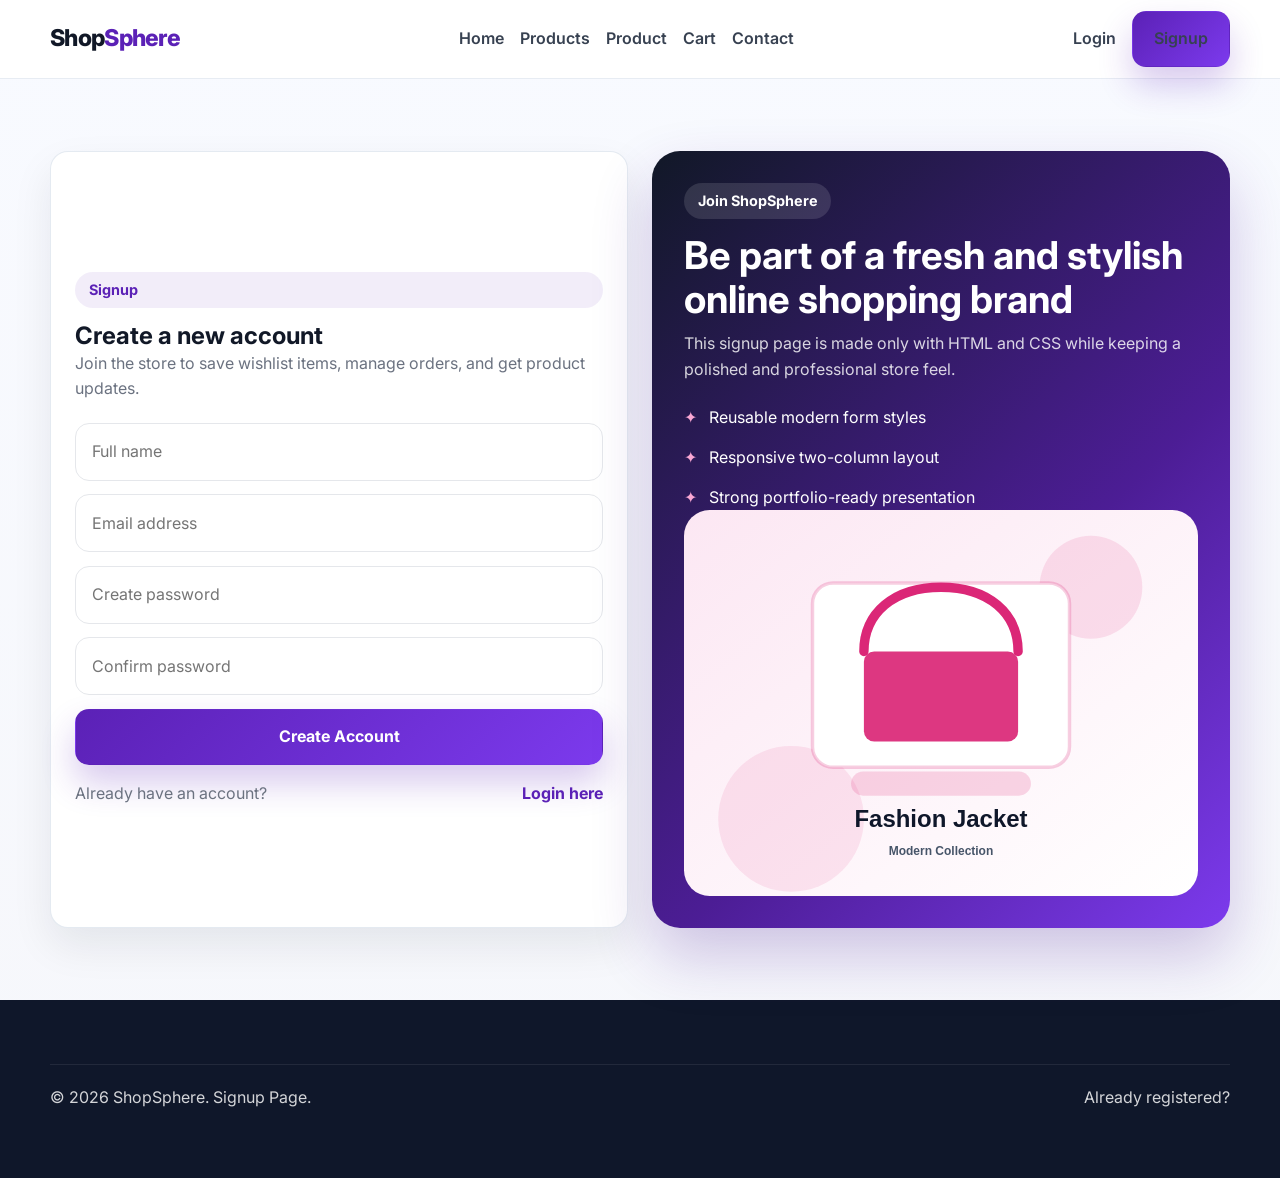
<file: Assignment_2/ecommerce-site/signup.html>
<!DOCTYPE html>
<html lang="en">
<head>
  <meta charset="UTF-8" />
  <meta name="viewport" content="width=device-width, initial-scale=1.0" />
  <title>ShopSphere | Signup</title>
  <link rel="stylesheet" href="styles.css" />
</head>
<body>
  <header class="header">
    <div class="container navbar">
      <a href="index.html" class="logo">Shop<span>Sphere</span></a>
      <nav class="nav-links">
        <a href="index.html">Home</a>
        <a href="products.html">Products</a>
        <a href="product.html">Product</a>
        <a href="cart.html">Cart</a>
        <a href="contact.html">Contact</a>
      </nav>
      <div class="nav-actions">
        <a href="login.html">Login</a>
        <a href="signup.html" class="btn">Signup</a>
      </div>
    </div>
  </header>

  <main class="section">
    <div class="container auth-grid">
      <section class="card auth-card">
        <span class="eyebrow">Signup</span>
        <h1>Create a new account</h1>
        <p class="muted">Join the store to save wishlist items, manage orders, and get product updates.</p>
        <form class="auth-form">
          <input type="text" placeholder="Full name" />
          <input type="email" placeholder="Email address" />
          <input type="password" placeholder="Create password" />
          <input type="password" placeholder="Confirm password" />
          <button class="btn" type="button">Create Account</button>
        </form>
        <div class="auth-links">
          <span class="muted">Already have an account?</span>
          <a href="login.html" class="link-arrow">Login here</a>
        </div>
      </section>

      <section class="auth-showcase">
        <div>
          <span class="eyebrow" style="background: rgba(255,255,255,0.12); color: #fff;">Join ShopSphere</span>
          <h1 class="section-title">Be part of a fresh and stylish online shopping brand</h1>
          <p style="color: rgba(255,255,255,0.82);">This signup page is made only with HTML and CSS while keeping a polished and professional store feel.</p>
          <ul>
            <li>Reusable modern form styles</li>
            <li>Responsive two-column layout</li>
            <li>Strong portfolio-ready presentation</li>
          </ul>
        </div>
        <img src="images/product-8.svg" alt="Signup showcase illustration" />
      </section>
    </div>
  </main>

  <footer class="footer section-sm">
    <div class="container footer-bottom">
      <p>© 2026 ShopSphere. Signup Page.</p>
      <a href="login.html">Already registered?</a>
    </div>
  </footer>
</body>
</html>
</file>
<file: Assignment_2/ecommerce-site/styles.css>
/* =========================================================
   Modern E-commerce Website - Shared Stylesheet
   Technologies: HTML5 + CSS3 only
   Author: OpenAI
   Notes:
   - Reusable classes for all pages
   - Responsive design with Flexbox and CSS Grid
   - No JavaScript or frameworks used
   ========================================================= */

@import url('https://fonts.googleapis.com/css2?family=Inter:wght@400;500;600;700;800&display=swap');

:root {
  --bg: #f7f8fc;
  --surface: #ffffff;
  --surface-2: #eef2ff;
  --text: #111827;
  --muted: #6b7280;
  --line: #e5e7eb;
  --primary: #5b21b6;
  --primary-dark: #43158b;
  --secondary: #0f172a;
  --accent: #ec4899;
  --success: #16a34a;
  --warning: #f59e0b;
  --danger: #ef4444;
  --shadow: 0 18px 40px rgba(15, 23, 42, 0.08);
  --radius-sm: 12px;
  --radius-md: 18px;
  --radius-lg: 28px;
  --container: min(1180px, calc(100% - 2rem));
  --transition: 0.3s ease;
}

* {
  margin: 0;
  padding: 0;
  box-sizing: border-box;
}

html {
  scroll-behavior: smooth;
}

body {
  font-family: 'Inter', sans-serif;
  background: linear-gradient(180deg, #f8faff 0%, #f6f7fb 100%);
  color: var(--text);
  line-height: 1.6;
}

img {
  max-width: 100%;
  display: block;
}

a {
  color: inherit;
  text-decoration: none;
}

ul {
  list-style: none;
}

button,
input,
select,
textarea {
  font: inherit;
}

.container {
  width: var(--container);
  margin-inline: auto;
}

.section {
  padding: 4.5rem 0;
}

.section-sm {
  padding: 3rem 0;
}

.section-title-wrap {
  display: flex;
  align-items: end;
  justify-content: space-between;
  gap: 1rem;
  margin-bottom: 2rem;
}

.eyebrow {
  display: inline-flex;
  align-items: center;
  gap: 0.5rem;
  padding: 0.4rem 0.85rem;
  background: rgba(91, 33, 182, 0.08);
  color: var(--primary);
  border-radius: 999px;
  font-size: 0.9rem;
  font-weight: 700;
  margin-bottom: 0.9rem;
}

.section-title {
  font-size: clamp(1.9rem, 3vw, 2.7rem);
  line-height: 1.15;
  margin-bottom: 0.6rem;
}

.section-subtitle {
  color: var(--muted);
  max-width: 640px;
}

.muted {
  color: var(--muted);
}

.center {
  text-align: center;
}

.badge,
.sale-badge {
  display: inline-flex;
  align-items: center;
  justify-content: center;
  padding: 0.35rem 0.8rem;
  border-radius: 999px;
  font-size: 0.78rem;
  font-weight: 700;
}

.badge {
  background: rgba(16, 185, 129, 0.12);
  color: var(--success);
}

.sale-badge {
  position: absolute;
  top: 1rem;
  left: 1rem;
  background: linear-gradient(135deg, #ef4444, #ec4899);
  color: #fff;
  box-shadow: 0 12px 25px rgba(236, 72, 153, 0.28);
}

.btn,
.btn-outline,
.btn-dark,
.btn-light {
  display: inline-flex;
  align-items: center;
  justify-content: center;
  gap: 0.5rem;
  min-height: 48px;
  padding: 0.9rem 1.3rem;
  border-radius: 14px;
  border: 1px solid transparent;
  font-weight: 700;
  transition: transform var(--transition), box-shadow var(--transition), background var(--transition), color var(--transition), border-color var(--transition);
  cursor: pointer;
}

.btn:hover,
.btn-outline:hover,
.btn-dark:hover,
.btn-light:hover {
  transform: translateY(-2px);
}

.btn {
  background: linear-gradient(135deg, var(--primary), #7c3aed);
  color: #fff;
  box-shadow: 0 18px 34px rgba(91, 33, 182, 0.24);
}

.btn:hover {
  background: linear-gradient(135deg, var(--primary-dark), var(--primary));
}

.btn-outline {
  border-color: rgba(255, 255, 255, 0.4);
  color: #fff;
  background: rgba(255, 255, 255, 0.08);
  backdrop-filter: blur(10px);
}

.btn-dark {
  background: var(--secondary);
  color: #fff;
}

.btn-light {
  background: #fff;
  color: var(--secondary);
  border-color: var(--line);
}

.link-arrow {
  color: var(--primary);
  font-weight: 700;
}

.card {
  background: var(--surface);
  border: 1px solid rgba(226, 232, 240, 0.9);
  border-radius: var(--radius-md);
  box-shadow: var(--shadow);
}

.topbar {
  background: var(--secondary);
  color: rgba(255, 255, 255, 0.86);
  font-size: 0.9rem;
}

.topbar .container {
  display: flex;
  justify-content: space-between;
  gap: 1rem;
  padding: 0.75rem 0;
}

.header {
  position: sticky;
  top: 0;
  z-index: 999;
  background: rgba(255, 255, 255, 0.92);
  backdrop-filter: blur(14px);
  border-bottom: 1px solid rgba(226, 232, 240, 0.8);
}

.navbar {
  display: flex;
  align-items: center;
  justify-content: space-between;
  gap: 1.2rem;
  min-height: 78px;
}

.logo {
  font-size: 1.45rem;
  font-weight: 800;
  letter-spacing: -0.03em;
}

.logo span {
  color: var(--primary);
}

.nav-links,
.nav-actions,
.social-links,
.inline-links {
  display: flex;
  align-items: center;
  gap: 1rem;
}

.nav-links a,
.nav-actions a {
  font-weight: 600;
  color: #374151;
  transition: color var(--transition);
}

.nav-links a:hover,
.nav-actions a:hover,
.footer-links a:hover,
.social-links a:hover {
  color: var(--primary);
}

.mobile-note {
  display: none;
  color: var(--muted);
  font-size: 0.9rem;
}

.hero {
  padding: 4.5rem 0 2rem;
}

.hero-grid {
  display: grid;
  grid-template-columns: 1.1fr 0.9fr;
  gap: 2rem;
  align-items: center;
}

.hero-content h1 {
  font-size: clamp(2.2rem, 5vw, 4.6rem);
  line-height: 1;
  margin-bottom: 1rem;
  letter-spacing: -0.05em;
}

.hero-content p {
  color: var(--muted);
  font-size: 1.05rem;
  max-width: 640px;
  margin-bottom: 1.6rem;
}

.hero-actions,
.hero-stats {
  display: flex;
  align-items: center;
  gap: 1rem;
  flex-wrap: wrap;
}

.hero-stats {
  margin-top: 1.8rem;
}

.stat-card {
  padding: 1rem 1.15rem;
  min-width: 140px;
}

.stat-card strong {
  display: block;
  font-size: 1.2rem;
}

.hero-visual {
  position: relative;
}

.hero-banner {
  position: relative;
  overflow: hidden;
  border-radius: var(--radius-lg);
  background: radial-gradient(circle at top left, #c4b5fd 0%, #7c3aed 35%, #0f172a 100%);
  min-height: 460px;
  display: grid;
  place-items: center;
  box-shadow: 0 28px 55px rgba(91, 33, 182, 0.22);
}

.hero-banner img {
  width: 84%;
  transition: transform 0.6s ease;
}

.hero-banner:hover img {
  transform: scale(1.05) rotate(-2deg);
}

.floating-offer,
.floating-box {
  position: absolute;
  background: rgba(255, 255, 255, 0.92);
  backdrop-filter: blur(10px);
  border-radius: 18px;
  box-shadow: var(--shadow);
  padding: 1rem;
}

.floating-offer {
  top: 1rem;
  right: 1rem;
}

.floating-box {
  left: -1rem;
  bottom: 1.5rem;
}

.categories-grid,
.features-grid,
.products-grid,
.reviews-grid,
.footer-grid,
.contact-grid,
.auth-grid,
.cart-layout,
.products-layout,
.detail-layout,
.mini-grid {
  display: grid;
  gap: 1.5rem;
}

.categories-grid {
  grid-template-columns: repeat(4, 1fr);
}

.category-card {
  padding: 1.4rem;
  text-align: center;
  transition: transform var(--transition), box-shadow var(--transition);
}

.category-card:hover {
  transform: translateY(-6px);
  box-shadow: 0 22px 40px rgba(15, 23, 42, 0.12);
}

.category-icon {
  width: 72px;
  height: 72px;
  border-radius: 22px;
  margin: 0 auto 1rem;
  display: grid;
  place-items: center;
  font-size: 1.8rem;
  background: linear-gradient(135deg, rgba(91, 33, 182, 0.12), rgba(236, 72, 153, 0.12));
}

.features-grid {
  grid-template-columns: repeat(4, 1fr);
}

.feature-card {
  padding: 1.5rem;
}

.feature-card h3 {
  margin: 0.9rem 0 0.45rem;
}

.products-grid {
  grid-template-columns: repeat(4, 1fr);
}

.product-card {
  overflow: hidden;
  transition: transform var(--transition), box-shadow var(--transition);
}

.product-card:hover {
  transform: translateY(-8px);
  box-shadow: 0 24px 44px rgba(15, 23, 42, 0.14);
}

.product-media {
  position: relative;
  background: linear-gradient(180deg, #f5f3ff 0%, #eef2ff 100%);
  aspect-ratio: 4 / 3;
  overflow: hidden;
}

.product-media img {
  width: 100%;
  height: 100%;
  object-fit: cover;
  transition: transform 0.55s ease;
}

.product-card:hover .product-media img,
.product-gallery:hover img {
  transform: scale(1.08);
}

.product-content {
  padding: 1.2rem;
}

.product-topline,
.price-row,
.review-top,
.footer-bottom,
.contact-item,
.cart-summary-row,
.detail-meta,
.breadcrumb,
.cart-item {
  display: flex;
  align-items: center;
  justify-content: space-between;
  gap: 0.8rem;
}

.rating {
  color: var(--warning);
  font-size: 0.95rem;
  letter-spacing: 0.04em;
}

.product-card h3,
.product-info h1,
.auth-card h1,
.page-hero h1,
.contact-card h3,
.cart-summary h3 {
  line-height: 1.2;
}

.price-row {
  margin: 1rem 0;
}

.price {
  font-size: 1.25rem;
  font-weight: 800;
}

.old-price {
  color: var(--muted);
  text-decoration: line-through;
}

.review-card {
  padding: 1.6rem;
}

.review-author {
  display: flex;
  align-items: center;
  gap: 0.9rem;
  margin-top: 1.2rem;
}

.avatar {
  width: 52px;
  height: 52px;
  border-radius: 50%;
  display: grid;
  place-items: center;
  color: #fff;
  font-weight: 700;
  background: linear-gradient(135deg, var(--primary), var(--accent));
}

.newsletter {
  background: linear-gradient(135deg, #111827 0%, #312e81 55%, #7c3aed 100%);
  color: #fff;
  border-radius: var(--radius-lg);
  padding: 2rem;
  box-shadow: 0 24px 48px rgba(49, 46, 129, 0.24);
}

.newsletter-wrap {
  display: grid;
  grid-template-columns: 1fr auto;
  gap: 1.5rem;
  align-items: center;
}

.newsletter-form,
.search-form,
.auth-form,
.contact-form,
.qty-box,
.filter-group,
.inline-form {
  display: flex;
  gap: 0.85rem;
}

.newsletter-form input,
.search-form input,
.search-form select,
.auth-form input,
.contact-form input,
.contact-form textarea,
.contact-form select,
.filter-group select,
.qty-box select,
.coupon-box input {
  width: 100%;
  border: 1px solid var(--line);
  background: #fff;
  padding: 0.95rem 1rem;
  border-radius: 14px;
  outline: none;
  transition: border-color var(--transition), box-shadow var(--transition);
}

.newsletter-form input:focus,
.search-form input:focus,
.search-form select:focus,
.auth-form input:focus,
.contact-form input:focus,
.contact-form textarea:focus,
.contact-form select:focus,
.filter-group select:focus,
.qty-box select:focus,
.coupon-box input:focus {
  border-color: rgba(91, 33, 182, 0.5);
  box-shadow: 0 0 0 4px rgba(91, 33, 182, 0.08);
}

.search-card {
  margin-top: 2rem;
  padding: 1rem;
}

.search-form {
  display: grid;
  grid-template-columns: 1.5fr 1fr 1fr auto;
}

.footer {
  background: #0f172a;
  color: rgba(255, 255, 255, 0.82);
  padding-top: 4rem;
}

.footer-grid {
  grid-template-columns: 1.3fr 1fr 1fr 1fr;
  padding-bottom: 2.4rem;
}

.footer h3,
.footer h4 {
  color: #fff;
  margin-bottom: 1rem;
}

.footer-links {
  display: grid;
  gap: 0.7rem;
}

.social-links a {
  width: 42px;
  height: 42px;
  display: grid;
  place-items: center;
  background: rgba(255, 255, 255, 0.08);
  border-radius: 50%;
  transition: transform var(--transition), background var(--transition);
}

.social-links a:hover {
  transform: translateY(-3px);
  background: rgba(255, 255, 255, 0.16);
}

.footer-bottom {
  padding: 1.25rem 0;
  border-top: 1px solid rgba(255, 255, 255, 0.08);
}

.page-hero {
  padding: 3rem 0 2rem;
}

.page-hero-box {
  padding: 2rem;
  border-radius: var(--radius-lg);
  background: linear-gradient(135deg, #ede9fe, #ffffff);
  border: 1px solid var(--line);
}

.breadcrumb {
  justify-content: flex-start;
  color: var(--muted);
  margin-bottom: 1rem;
  flex-wrap: wrap;
}

.products-layout {
  grid-template-columns: 290px 1fr;
  align-items: start;
}

.filter-sidebar,
.cart-summary,
.auth-card,
.contact-card,
.info-card {
  padding: 1.5rem;
}

.filter-sidebar {
  position: sticky;
  top: 100px;
}

.filter-box {
  display: grid;
  gap: 1.2rem;
}

.filter-group {
  flex-direction: column;
}

.checkbox-list {
  display: grid;
  gap: 0.7rem;
}

.checkbox-list label,
.radio-list label {
  display: flex;
  gap: 0.65rem;
  color: #374151;
}

.toolbar {
  display: flex;
  align-items: center;
  justify-content: space-between;
  gap: 1rem;
  margin-bottom: 1.5rem;
  flex-wrap: wrap;
}

.toolbar-actions {
  display: flex;
  gap: 0.8rem;
  flex-wrap: wrap;
}

.detail-layout {
  grid-template-columns: 1fr 1fr;
  align-items: start;
}

.product-gallery {
  overflow: hidden;
  padding: 1rem;
}

.gallery-main {
  background: linear-gradient(180deg, #f5f3ff, #eef2ff);
  border-radius: 22px;
  overflow: hidden;
}

.gallery-main img {
  width: 100%;
  aspect-ratio: 1 / 1;
  object-fit: cover;
  transition: transform 0.55s ease;
}

.gallery-thumbs {
  display: grid;
  grid-template-columns: repeat(3, 1fr);
  gap: 1rem;
  margin-top: 1rem;
}

.gallery-thumbs img {
  border-radius: 18px;
  aspect-ratio: 1 / 1;
  object-fit: cover;
  border: 1px solid var(--line);
}

.product-info {
  padding: 1rem 0;
}

.product-info h1 {
  font-size: clamp(2rem, 4vw, 3rem);
  margin: 0.8rem 0 1rem;
}

.detail-meta {
  justify-content: flex-start;
  color: var(--muted);
  flex-wrap: wrap;
  margin-bottom: 1rem;
}

.feature-list {
  display: grid;
  gap: 0.8rem;
  margin: 1.4rem 0;
}

.feature-list li {
  display: flex;
  align-items: center;
  gap: 0.7rem;
}

.feature-list li::before {
  content: '✓';
  width: 24px;
  height: 24px;
  display: inline-grid;
  place-items: center;
  border-radius: 50%;
  background: rgba(22, 163, 74, 0.12);
  color: var(--success);
  font-size: 0.85rem;
  font-weight: 700;
}

.info-tabs {
  display: grid;
  gap: 1.25rem;
}

.info-card h3 {
  margin-bottom: 0.65rem;
}

.cart-layout {
  grid-template-columns: 1.35fr 0.65fr;
  align-items: start;
}

.cart-table-wrap {
  overflow-x: auto;
}

.cart-table {
  width: 100%;
  border-collapse: collapse;
  min-width: 720px;
  background: var(--surface);
  border-radius: var(--radius-md);
  overflow: hidden;
}

.cart-table th,
.cart-table td {
  padding: 1rem;
  border-bottom: 1px solid var(--line);
  text-align: left;
  vertical-align: middle;
}

.cart-table th {
  background: #f8fafc;
  color: #374151;
}

.cart-product {
  display: flex;
  align-items: center;
  gap: 1rem;
}

.cart-product img {
  width: 78px;
  height: 78px;
  object-fit: cover;
  border-radius: 16px;
  background: #f3f4f6;
}

.cart-summary {
  position: sticky;
  top: 100px;
}

.cart-summary-box {
  display: grid;
  gap: 1rem;
  margin-top: 1rem;
}

.cart-summary-row.total {
  padding-top: 0.9rem;
  border-top: 1px solid var(--line);
  font-weight: 800;
}

.coupon-box {
  display: flex;
  gap: 0.8rem;
  margin-top: 1rem;
}

.auth-grid {
  grid-template-columns: 1fr 1fr;
  align-items: stretch;
}

.auth-showcase {
  color: #fff;
  border-radius: var(--radius-lg);
  padding: 2rem;
  background: linear-gradient(135deg, #111827, #4c1d95 60%, #7c3aed);
  min-height: 620px;
  display: flex;
  flex-direction: column;
  justify-content: space-between;
  box-shadow: 0 28px 60px rgba(76, 29, 149, 0.24);
}

.auth-showcase ul {
  display: grid;
  gap: 0.9rem;
  margin-top: 1.4rem;
}

.auth-showcase li {
  display: flex;
  align-items: center;
  gap: 0.75rem;
}

.auth-showcase li::before {
  content: '✦';
  color: #f9a8d4;
}

.auth-card {
  display: flex;
  flex-direction: column;
  justify-content: center;
}

.auth-form,
.contact-form {
  flex-direction: column;
  margin-top: 1.3rem;
}

.auth-links {
  display: flex;
  justify-content: space-between;
  gap: 1rem;
  flex-wrap: wrap;
  margin-top: 1rem;
}

.contact-grid {
  grid-template-columns: 0.95fr 1.05fr;
  align-items: start;
}

.contact-card {
  display: grid;
  gap: 1rem;
}

.contact-item {
  justify-content: flex-start;
}

.contact-icon {
  width: 52px;
  height: 52px;
  display: grid;
  place-items: center;
  border-radius: 16px;
  background: rgba(91, 33, 182, 0.08);
  color: var(--primary);
  font-weight: 800;
}

textarea {
  min-height: 150px;
  resize: vertical;
}

.map-box {
  height: 240px;
  border-radius: 22px;
  background: linear-gradient(135deg, #e0e7ff, #fdf2f8);
  border: 1px solid var(--line);
  display: grid;
  place-items: center;
  color: var(--primary);
  font-weight: 800;
}

.pill-list {
  display: flex;
  flex-wrap: wrap;
  gap: 0.7rem;
}

.pill {
  padding: 0.55rem 0.9rem;
  border-radius: 999px;
  background: #f3f4f6;
  color: #374151;
  font-weight: 600;
}

.note-box {
  padding: 1rem 1.15rem;
  border-left: 4px solid var(--primary);
  background: #f8f7ff;
  border-radius: 0 14px 14px 0;
  color: #4b5563;
}

@media (max-width: 1100px) {
  .products-grid,
  .features-grid,
  .categories-grid {
    grid-template-columns: repeat(2, 1fr);
  }

  .hero-grid,
  .detail-layout,
  .auth-grid,
  .contact-grid,
  .cart-layout,
  .products-layout,
  .newsletter-wrap,
  .footer-grid {
    grid-template-columns: 1fr;
  }

  .search-form {
    grid-template-columns: repeat(2, 1fr);
  }

  .filter-sidebar,
  .cart-summary {
    position: static;
  }
}

@media (max-width: 820px) {
  .topbar .container,
  .navbar,
  .section-title-wrap,
  .toolbar,
  .footer-bottom {
    flex-direction: column;
    align-items: flex-start;
  }

  .nav-links {
    flex-wrap: wrap;
  }

  .nav-actions {
    width: 100%;
    justify-content: flex-start;
    flex-wrap: wrap;
  }

  .mobile-note {
    display: block;
  }

  .search-form,
  .newsletter-form {
    grid-template-columns: 1fr;
    display: grid;
  }
}

@media (max-width: 640px) {
  .section {
    padding: 3.5rem 0;
  }

  .products-grid,
  .features-grid,
  .categories-grid,
  .reviews-grid,
  .gallery-thumbs {
    grid-template-columns: 1fr;
  }

  .hero {
    padding-top: 2.5rem;
  }

  .hero-banner {
    min-height: 320px;
  }

  .floating-box,
  .floating-offer {
    position: static;
    margin-top: 1rem;
  }

  .auth-showcase {
    min-height: auto;
  }

  .coupon-box,
  .hero-actions,
  .hero-stats,
  .auth-links {
    flex-direction: column;
    align-items: stretch;
  }

  .page-hero-box,
  .newsletter,
  .auth-showcase,
  .card {
    border-radius: 20px;
  }
}
</file>
